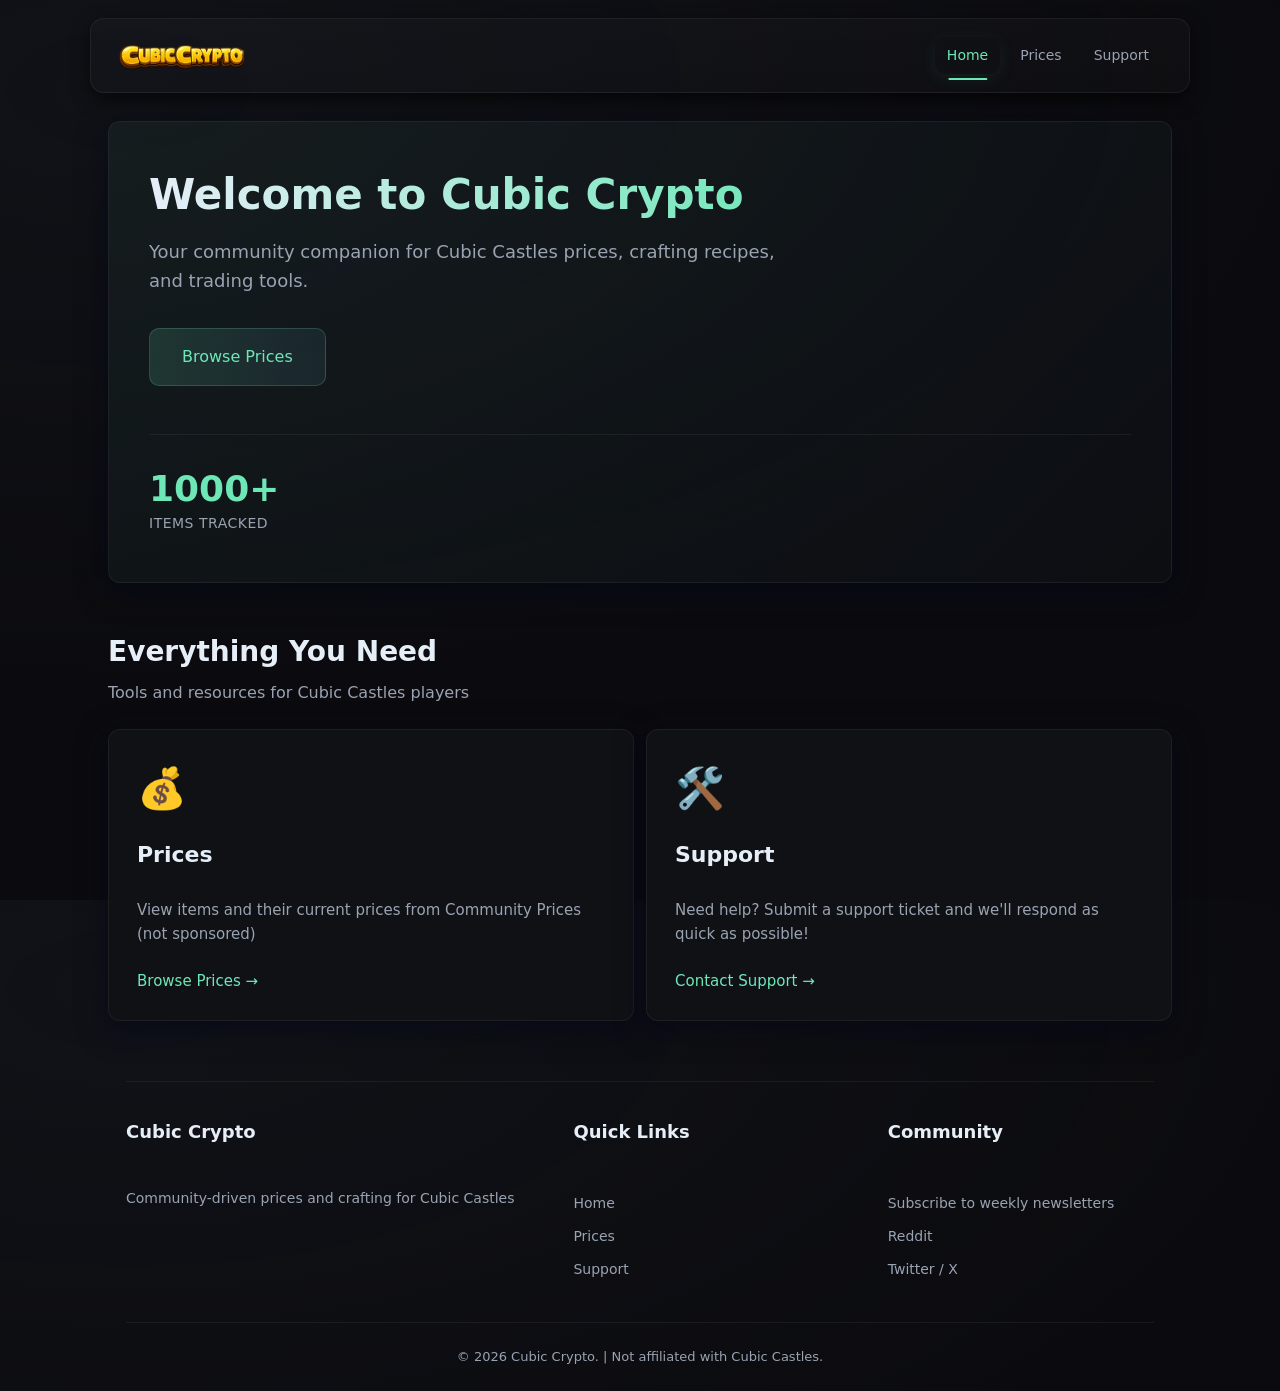
<file: index.html>
<!DOCTYPE html>
<html lang="en">
<head>
  <meta charset="utf-8"/>
  <meta name="viewport" content="width=device-width,initial-scale=1"/>
  <title>Cubic Crypto - Community Prices & Crafting</title>
  <link rel="icon" href="assets/favicon.png" type="image/png">
  <link rel="stylesheet" href="styles.css"/>
  <script defer src="script.js"></script>
</head>
<body>
  <header class="site-header">
    <a href="#" class="brand"><img src="Cubic_Crypto.png" alt="Cubic Crypto PNG"></a>
    <button class="nav-toggle" aria-label="Toggle navigation" aria-expanded="false">
    </button>
    <nav class="nav">
      <a href="index.html" class="active">Home</a>
      <a href="prices.html">Prices</a>
      <a href="contact-support.html">Support</a>
    </nav>
  </header>

  <main class="container">
    <!-- Hero Section -->
    <section class="hero card">
      <div class="hero-content">
        <h1>Welcome to Cubic Crypto</h1>
        <p class="hero-subtitle">Your community companion for Cubic Castles prices, crafting recipes, and trading tools.</p>
        <div class="hero-actions">
          <a href="prices.html" class="btn-primary btn-large">Browse Prices</a>
          <!-- <a href="craft.html" class="btn-primary btn-large">View Recipes</a> --> <!-- Crafting - Coming Soon -->
        </div>
      </div>
      <div class="hero-stats">
        <div class="stat-item">
          <span class="stat-number">1000+</span>
          <span class="stat-label">Items Tracked</span>
        </div>
        <!--
        <div class="stat-item">
          <span class="stat-number">500+</span>
          <span class="stat-label">Crafting Recipes</span>
        </div>
      --> <!-- Crafting - Coming Soon -->
      </div>
    </section>

    <!-- Section Title -->
    <div class="section-header">
      <h2>Everything You Need</h2>
      <p class="section-subtitle">Tools and resources for Cubic Castles players</p>
    </div>

    <!-- Features Grid -->
    <section class="grid features-grid">
      <article class="card feature-card">
        <div class="feature-icon">💰</div>
        <h2>Prices</h2>
        <p>View items and their current prices from Community Prices (not sponsored)</p>
        <a href="prices.html" class="card-link">Browse Prices →</a>
      </article>
      <!--
      <article class="card feature-card">
        <div class="feature-icon">🔨</div>
        <h2>Crafting</h2>
        <p>Complete database of crafting recipes with materials, tools required, and step-by-step instructions.</p>
        <a href="craft.html" class="card-link">View Recipes →</a>
      </article>
    --> <!-- Crafting - Coming Soon-->
      <article class="card feature-card">
        <div class="feature-icon">🛠️</div>
        <h2>Support</h2>
        <p>Need help? Submit a support ticket and we'll respond as quick as possible!</p>
        <a href="contact-support.html" class="card-link">Contact Support →</a>
      </article>
    </section>
  <footer class="site-footer">
    <div class="footer-content">
      <div class="footer-section">
        <h4>Cubic Crypto</h4>
        <br>
        <p>Community-driven prices and crafting for Cubic Castles</p>
      </div>
        <div class="footer-section">
            <h4>Quick Links</h4>
            <br>
            <a href="index.html">Home</a>
            <a href="prices.html">Prices</a>
            <a href="contact-support.html">Support</a>
        </div>
      <div class="footer-section">
        <h4>Community</h4>
        <br>
        <a href="/newsletter.html">Subscribe to weekly newsletters</a>
        <a href="https://www.reddit.com/r/CubicCrypto/">Reddit</a>
        <a href="https://twitter.com/CCrypto88377">Twitter / X</a>
      </div>
    </div>
    <div class="footer-bottom">
      <span>&copy; 2026 Cubic Crypto. | Not affiliated with Cubic Castles.</span>
    </div>
  </footer>
</body>
</html>
</file>
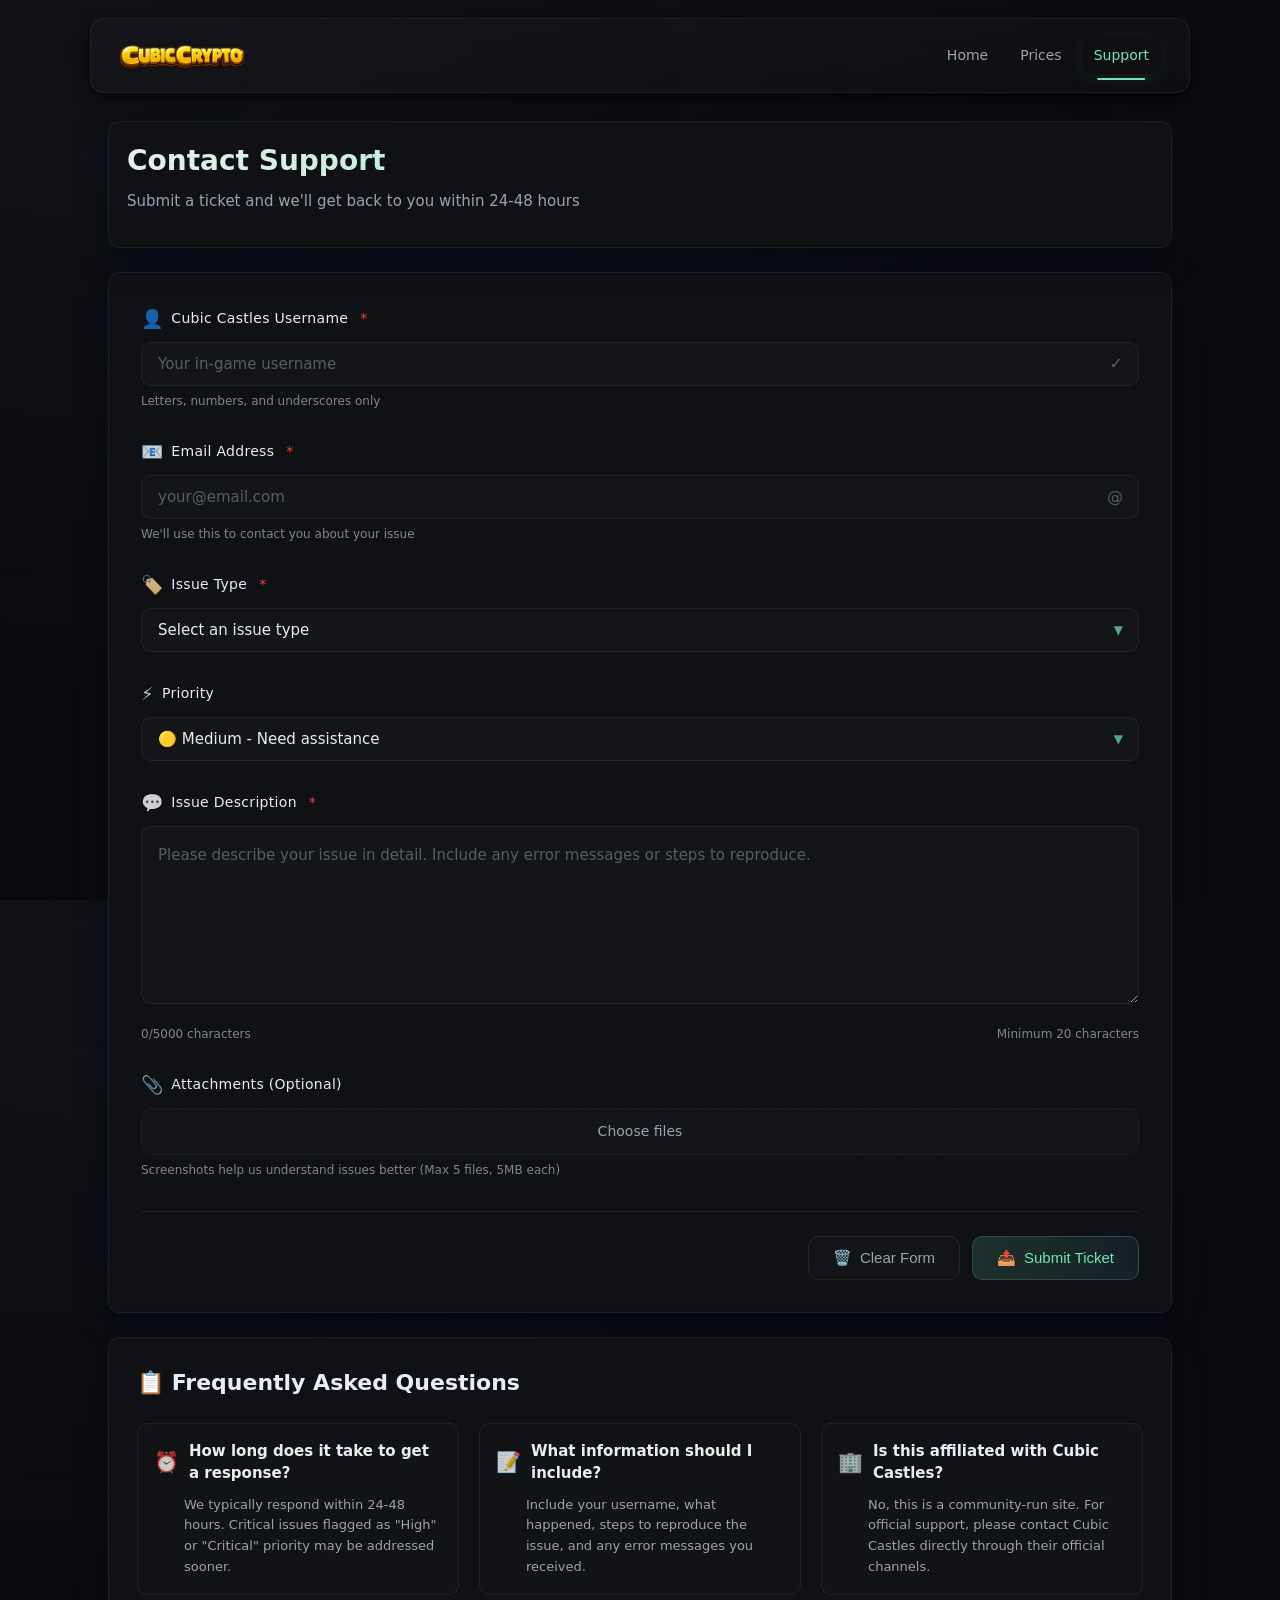
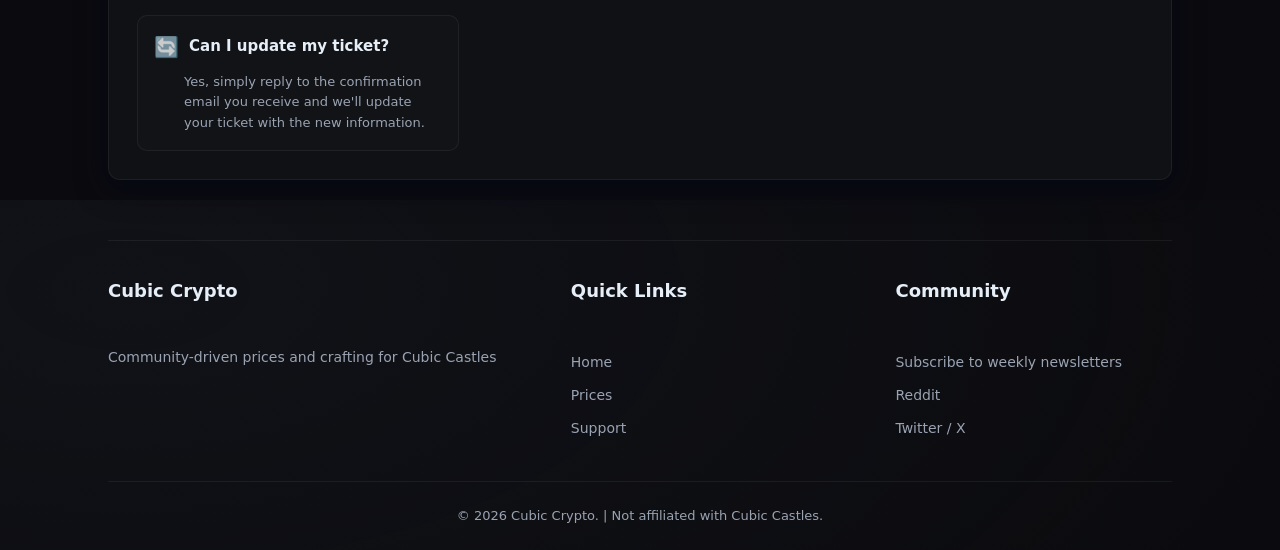
<file: contact-support.html>
<!DOCTYPE html>
<html lang="en">
<head>
  <meta charset="utf-8"/>
  <meta name="viewport" content="width=device-width,initial-scale=1"/>
  <title>Support — Cubic Crypto</title>
  <link rel="icon" href="assets/favicon.png" type="image/png">
  <link rel="stylesheet" href="styles.css"/>
  <script defer src="script.js"></script>
</head>
<body>
  <header class="site-header">
    <a href="index.html" class="brand"><img src="Cubic_Crypto.png" alt="Cubic Crypto PNG"></a>
    <button class="nav-toggle" aria-label="Toggle navigation" aria-expanded="false">
    </button>
    <nav class="nav">
      <a href="index.html">Home</a>
      <a href="prices.html">Prices</a>
      <a href="contact-support.html" class="active">Support</a>
    </nav>
  </header>

  <main class="container">
    <!-- Page Header -->
    <section class="card page-header">
      <h1>Contact Support</h1>
      <p class="header-subtitle">Submit a ticket and we'll get back to you within 24-48 hours</p>
    </section>

    <!-- Support Form -->
    <section class="card support-card">
      <div id="form-status"></div>
      
      <form id="support-form" class="support-form">
        <!-- Username Field -->
        <div class="form-group">
          <label for="username">
            <span class="label-icon">👤</span>
            Cubic Castles Username 
            <span class="required">*</span>
          </label>
          <div class="input-wrapper">
            <input 
              type="text" 
              id="username" 
              name="username" 
              placeholder="Your in-game username"
              required 
              minlength="3" 
              maxlength="20"
              pattern="[A-Za-z0-9_]+"
              autocomplete="off"
            >
            <span class="input-icon">✓</span>
          </div>
          <small class="form-hint">Letters, numbers, and underscores only</small>
        </div>

        <!-- Email Field -->
        <div class="form-group">
          <label for="email">
            <span class="label-icon">📧</span>
            Email Address 
            <span class="required">*</span>
          </label>
          <div class="input-wrapper">
            <input 
              type="email" 
              id="email" 
              name="email" 
              placeholder="your@email.com"
              required
              autocomplete="off"
            >
            <span class="input-icon">@</span>
          </div>
          <small class="form-hint">We'll use this to contact you about your issue</small>
        </div>

        <!-- Issue Type - Custom Dropdown -->
        <div class="form-group">
          <label for="issue-type">
            <span class="label-icon">🏷️</span>
            Issue Type 
            <span class="required">*</span>
          </label>
          <div class="custom-select-wrapper">
            <select id="issue-type" name="issue-type" required>
              <option value="" disabled selected>Select an issue type</option>
              <option value="bug">🐛 Bug Report</option>
              <option value="prices">💰 Price Issue</option>
              <option value="crafting">🔨 Crafting Recipe Issue</option>
              <option value="account">🔐 Account Issue</option>
              <option value="suggestion">💡 Suggestion</option>
              <option value="other">📦 Other</option>
            </select>
            <span class="select-arrow">▼</span>
          </div>
        </div>

        <!-- Priority - Custom Dropdown -->
        <div class="form-group">
          <label for="priority">
            <span class="label-icon">⚡</span>
            Priority
          </label>
          <div class="custom-select-wrapper">
            <select id="priority" name="priority">
              <option value="low">🟢 Low - General question</option>
              <option value="medium" selected>🟡 Medium - Need assistance</option>
              <option value="high">🟠 High - Urgent issue</option>
              <option value="critical">🔴 Critical - Cannot play</option>
            </select>
            <span class="select-arrow">▼</span>
          </div>
        </div>

        <!-- Message Field -->
        <div class="form-group">
          <label for="message">
            <span class="label-icon">💬</span>
            Issue Description 
            <span class="required">*</span>
          </label>
          <div class="textarea-wrapper">
            <textarea 
              id="message" 
              name="message" 
              placeholder="Please describe your issue in detail. Include any error messages or steps to reproduce."
              required 
              minlength="20" 
              maxlength="5000"
              rows="6"
            ></textarea>
          </div>
          <div class="textarea-footer">
            <small class="form-hint">
              <span id="char-count">0</span>/5000 characters
            </small>
            <small class="form-hint min-chars" id="min-chars-warning">
              Minimum 20 characters
            </small>
          </div>
        </div>

        <!-- Attachments (Optional) -->
        <div class="form-group">
          <label for="attachments">
            <span class="label-icon">📎</span>
            Attachments (Optional)
          </label>
          <div class="file-input-wrapper">
            <input 
              type="file" 
              id="attachments" 
              name="attachments" 
              accept="image/png,image/jpeg,image/jpg,image/gif"
              multiple
            >
            <span class="file-input-label">Choose files</span>
          </div>
          <small class="form-hint">Screenshots help us understand issues better (Max 5 files, 5MB each)</small>
        </div>

        <!-- Form Actions -->
        <div class="form-actions">
          <button type="button" class="btn-secondary" id="clear-form">
            <span>🗑️</span> Clear Form
          </button>
          <button type="submit" class="btn-primary" id="submit-ticket">
            <span>📤</span> Submit Ticket
          </button>
        </div>
      </form>

      <!-- Success Message -->
      <div id="success-message" class="success-message" style="display:none;">
        <div class="success-icon">✅</div>
        <h3>Ticket Submitted Successfully!</h3>
        <p>Thank you for contacting us. We've received your ticket and will respond within 24-48 hours.</p>
        <div class="ticket-info">
          <span class="ticket-label">Ticket ID:</span>
          <span id="ticket-id" class="ticket-value">CH-20250115-ABC123</span>
        </div>
        <button class="btn-primary" id="submit-another">
          <span>📝</span> Submit Another Ticket
        </button>
      </div>
    </section>

    <!-- FAQ Section -->
    <section class="card faq-section">
      <h2>📋 Frequently Asked Questions</h2>
      <div class="faq-grid">
        <div class="faq-item">
          <div class="faq-question">
            <span class="faq-icon">⏰</span>
            How long does it take to get a response?
          </div>
          <div class="faq-answer">
            We typically respond within 24-48 hours. Critical issues flagged as "High" or "Critical" priority may be addressed sooner.
          </div>
        </div>
        <div class="faq-item">
          <div class="faq-question">
            <span class="faq-icon">📝</span>
            What information should I include?
          </div>
          <div class="faq-answer">
            Include your username, what happened, steps to reproduce the issue, and any error messages you received.
          </div>
        </div>
        <div class="faq-item">
          <div class="faq-question">
            <span class="faq-icon">🏢</span>
            Is this affiliated with Cubic Castles?
          </div>
          <div class="faq-answer">
            No, this is a community-run site. For official support, please contact Cubic Castles directly through their official channels.
          </div>
        </div>
        <div class="faq-item">
          <div class="faq-question">
            <span class="faq-icon">🔄</span>
            Can I update my ticket?
          </div>
          <div class="faq-answer">
            Yes, simply reply to the confirmation email you receive and we'll update your ticket with the new information.
          </div>
        </div>
      </div>
    </section>
  </main>

  <footer class="site-footer">
    <div class="footer-content">
      <div class="footer-section">
        <h4>Cubic Crypto</h4>
        <br>
        <p>Community-driven prices and crafting for Cubic Castles</p>
      </div>
        <div class="footer-section">
            <h4>Quick Links</h4>
            <br>
            <a href="index.html">Home</a>
            <a href="prices.html">Prices</a>
            <a href="contact-support.html">Support</a>
        </div>
      <div class="footer-section">
        <h4>Community</h4>
        <br>
        <a href="/newsletter.html">Subscribe to weekly newsletters</a>
        <a href="https://www.reddit.com/r/CubicCrypto/">Reddit</a>
        <a href="https://twitter.com/CCrypto88377">Twitter / X</a>
      </div>
    </div>
    <div class="footer-bottom">
      <span>&copy; 2026 Cubic Crypto. | Not affiliated with Cubic Castles.</span>
    </div>
  </footer>
</body>
</html>
</file>
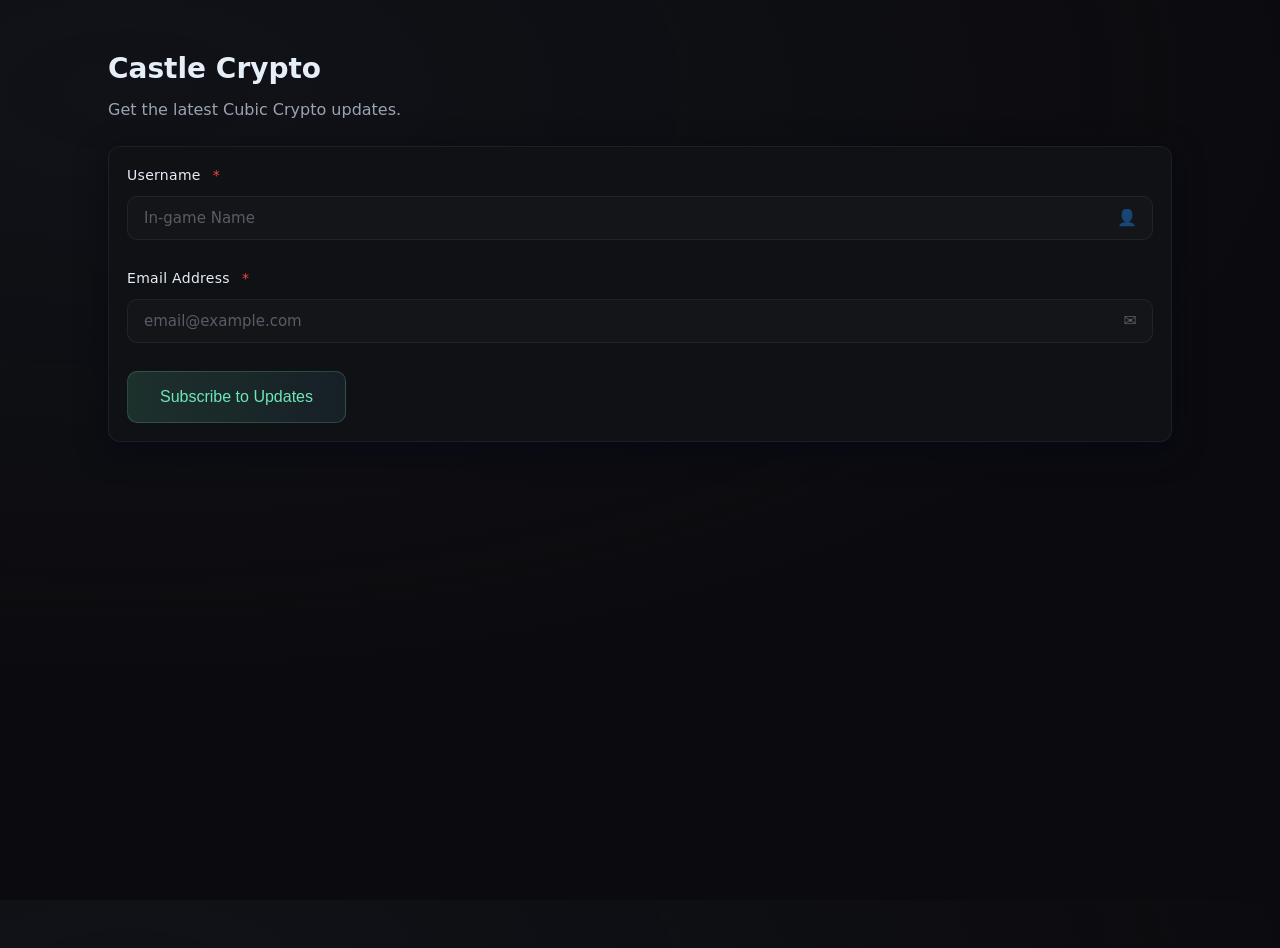
<file: newsletter.html>
<!DOCTYPE html>
<html lang="en">
<head>
    <meta charset="UTF-8">
    <meta name="viewport" content="width=device-width, initial-scale=1.0">
    <title>Castle Gazette - Cubic Castles</title>
    <link rel="stylesheet" href="styles.css">
    <base target="_top">
</head>
<body>
    <div class="container">
        <header class="section-header">
            <h2>Castle Crypto</h2>
            <p class="section-subtitle">Get the latest Cubic Crypto updates.</p>
        </header>

        <div class="card">
            <form id="subscribeForm">
                <div class="form-group">
                    <label>Username <span class="required">*</span></label>
                    <div class="input-wrapper">
                        <input type="text" id="username" placeholder="In-game Name" required>
                        <span class="input-icon">👤</span>
                    </div>
                </div>
                <div class="form-group">
                    <label>Email Address <span class="required">*</span></label>
                    <div class="input-wrapper">
                        <input type="email" id="email" placeholder="email@example.com" required>
                        <span class="input-icon">✉️</span>
                    </div>
                </div>
                <div id="formError" class="error-message" style="display: none;"></div>
                <button type="submit" id="submitBtn" class="btn-primary btn-large">Subscribe to Updates</button>
            </form>

            <div id="verificationSection" class="verification-section" style="display: none;">
                <h3>Verify Your Email</h3>
                <p class="section-subtitle">Check your inbox for a 6-digit code.</p>
                <div class="form-group" style="margin-top: 20px;">
                    <div class="input-wrapper">
                        <input type="text" id="verifyCode" maxlength="6" placeholder="000000" style="text-align: center; letter-spacing: 4px; font-weight: bold;">
                    </div>
                </div>
                <div id="verifyError" class="error-message" style="display: none;"></div>
                <div style="display: flex; gap: 10px; margin-top: 20px;">
                    <button id="verifyBtn" class="btn-primary" style="flex: 2;">Confirm Code</button>
                    <button id="resendBtn" class="btn-secondary" style="flex: 1;">Resend</button>
                </div>
            </div>

            <div id="successMessage" class="success-message" style="display: none;">
                <div class="success-icon">🏰</div>
                <h3>Welcome to the Realm!</h3>
                <p>You are now officially subscribed.</p>
                <a href="/" class="btn-secondary">Return Home</a>
            </div>
        </div>
    </div>

    <script>
        const SCRIPT_URL = 'https://script.google.com/macros/s/AKfycbx4Rus4Ao7En5BIhDp7WwHZp3K-UPwGnlQrXdZdzAMT57cWsy5gffbb88UBzH28nWhdQQ/exec';
        let currentUserEmail = '';
        let cooldownActive = false;

        document.getElementById('subscribeForm').addEventListener('submit', async (e) => {
            e.preventDefault();
            const username = document.getElementById('username').value;
            const email = document.getElementById('email').value;
            currentUserEmail = email;

            setLoading('submitBtn', true);
            hideError('formError');

            try {
                const response = await fetch(SCRIPT_URL, { method: 'POST', body: JSON.stringify({ action: 'subscribe', username, email }) });
                const result = await response.json();
                if (result.status === 'exists') { showError('formError', result.message); }
                else { document.getElementById('subscribeForm').style.display = 'none'; document.getElementById('verificationSection').style.display = 'block'; }
            } catch (err) { showError('formError', 'Server connection failed.'); }
            finally { setLoading('submitBtn', false); }
        });

        document.getElementById('verifyBtn').addEventListener('click', async () => {
            const code = document.getElementById('verifyCode').value;
            setLoading('verifyBtn', true);
            hideError('verifyError');

            try {
                const response = await fetch(SCRIPT_URL, { method: 'POST', body: JSON.stringify({ action: 'verify', email: currentUserEmail, code }) });
                const result = await response.json();
                if (result.status === 'success') { document.getElementById('verificationSection').style.display = 'none'; document.getElementById('successMessage').style.display = 'block'; }
                else { showError('verifyError', result.message); }
            } catch (err) { showError('verifyError', 'Verification failed.'); }
            finally { setLoading('verifyBtn', false); }
        });

        document.getElementById('resendBtn').addEventListener('click', async () => {
            if (cooldownActive) return;
            setLoading('resendBtn', true);
            
            try {
                const response = await fetch(SCRIPT_URL, { method: 'POST', body: JSON.stringify({ action: 'resend', email: currentUserEmail }) });
                startCooldown(60);
            } catch (err) { showError('verifyError', 'Failed to resend.'); setLoading('resendBtn', false); }
        });

        function startCooldown(seconds) {
            cooldownActive = true;
            const btn = document.getElementById('resendBtn');
            let timeLeft = seconds;
            const interval = setInterval(() => {
                btn.innerText = `${timeLeft--}s`;
                if (timeLeft < 0) { clearInterval(interval); btn.innerText = 'Resend'; btn.disabled = false; cooldownActive = false; }
            }, 1000);
            btn.disabled = true;
        }

        function setLoading(id, isLoading) {
            const btn = document.getElementById(id);
            btn.disabled = isLoading;
            if (!cooldownActive) btn.innerText = isLoading ? '...' : (id === 'resendBtn' ? 'Resend' : btn.innerText);
        }

        function showError(id, msg) { const el = document.getElementById(id); el.innerText = msg; el.style.display = 'flex'; el.style.color = "var(--danger)"; }
        function hideError(id) { document.getElementById(id).style.display = 'none'; }
    </script>
</body>
</html>
</file>
<file: styles.css>
:root{
  --bg: #0b0b0f;
  --card: #0f1115;
  --muted: #9aa3b2;
  --text: #e6eef8;
  --accent: #6ee7b7;
  --accent-2: linear-gradient(90deg,#6ee7b7,#7bd3ff);
  --border: rgba(255,255,255,0.06);
  --radius: 12px;
  --shadow: 0 6px 18px rgba(0,0,0,0.6);
  --glass: linear-gradient(180deg, rgba(255,255,255,0.02), rgba(255,255,255,0.01));
  --success: #10b981;
  --warning: #f59e0b;
  --danger: #ef4444;
}

/* Base Styles */
*{box-sizing:border-box}
html,body{height:100%}
body{
  margin:0;
  font-family: Inter, ui-sans-serif, system-ui, -apple-system, "Segoe UI", Roboto, "Helvetica Neue", Arial;
  background: radial-gradient(1200px 600px at 10% 10%, rgba(34,40,49,0.25), transparent), var(--bg);
  color:var(--text);
  -webkit-font-smoothing:antialiased;
  -moz-osx-font-smoothing:grayscale;
  line-height:1.5;
}

/* Container */
.container{
  max-width:1100px;
  margin:28px auto;
  padding:0 18px;
}

/* Header */
.site-header{
  display:flex;
  align-items:center;
  justify-content:space-between;
  gap:16px;
  padding:18px 28px;
  margin:18px auto 0;
  max-width:1100px;
  border-radius:14px;
  background: linear-gradient(180deg, rgba(255,255,255,0.02), rgba(255,255,255,0.01));
  box-shadow: var(--shadow);
  border:1px solid var(--border);
}
.brand{
  font-weight:700;
  font-size:18px;
  letter-spacing:0.4px;
  color:var(--text);
  text-decoration: none;
}
.brand img{
  height:24px;
  width:auto;
  vertical-align:middle;
}
.nav{
  display:flex;
  gap:8px;
}
.nav a{
  color:var(--muted);
  text-decoration:none;
  padding:8px 12px;
  border-radius:10px;
  transition: all .18s ease;
  font-size:14px;
  position:relative;
  overflow:visible;
}
.nav a:hover{ color:var(--text); background: rgba(255,255,255,0.02); }
.nav a.active{ color:var(--accent); box-shadow: 0 4px 18px rgba(110,231,183,0.08); }
.nav a::after{ 
  content: ''; 
  position:absolute; 
  left:50%; 
  bottom:-6px; 
  transform:translateX(-50%) scaleX(0); 
  width:60%; 
  height:2px; 
  background:var(--accent); 
  border-radius:2px; 
  transition: transform .18s ease; 
  transform-origin:center; 
  opacity:0.95; 
}
.nav a:hover::after, .nav a.active::after{ transform:translateX(-50%) scaleX(1); opacity:1; }

/* Nav Toggle (Hamburger) */
.nav-toggle{ 
  display:none; 
  background:transparent; 
  border:none; 
  padding:6px; 
  width:40px; 
  height:36px; 
  border-radius:8px; 
  cursor:pointer; 
  align-items:center; 
  justify-content:center; 
  flex-direction:column; 
}
.nav-toggle .bar{ 
  display:block; 
  width:18px; 
  height:2px; 
  background:var(--muted); 
  margin:3px 0; 
  border-radius:2px; 
  transition: transform .2s ease, opacity .2s ease; 
}
.nav-toggle.open .bar:nth-child(1){ transform: translateY(6px) rotate(45deg); }
.nav-toggle.open .bar:nth-child(2){ opacity:0; transform: scaleX(0); }
.nav-toggle.open .bar:nth-child(3){ transform: translateY(-6px) rotate(-45deg); }

/* Card */
.card{
  background: var(--card);
  border-radius: var(--radius);
  padding:18px;
  border:1px solid var(--border);
  box-shadow: 0 8px 30px rgba(2,6,23,0.6);
}

/* Section Header */
.section-header {
  margin: 48px 0 24px 0;
}
.section-header h2 {
  margin: 0 0 8px 0;
  font-size: 28px;
  color: var(--text);
}
.section-header .section-subtitle {
  color: var(--muted);
  font-size: 16px;
  margin: 0;
}

/* Hero Section */
.hero {
  padding: 48px 40px !important;
  margin-bottom: 20px;
  background: linear-gradient(135deg, rgba(110,231,183,0.05), rgba(123,211,255,0.02));
}
.hero-content {
  max-width: 650px;
}
.hero-content h1 {
  font-size: 42px;
  margin: 0 0 16px 0;
  line-height: 1.2;
  background: linear-gradient(90deg, var(--text), var(--accent));
  -webkit-background-clip: text;
  -webkit-text-fill-color: transparent;
  background-clip: text;
}
.hero-subtitle {
  font-size: 18px;
  color: var(--muted);
  margin-bottom: 32px;
  line-height: 1.6;
}
.hero-actions {
  display: flex;
  gap: 16px;
  flex-wrap: wrap;
}
.hero-stats {
  display: flex;
  gap: 48px;
  margin-top: 48px;
  padding-top: 36px;
  border-top: 1px solid var(--border);
}
.stat-item {
  display: flex;
  flex-direction: column;
  gap: 6px;
}
.stat-number {
  font-size: 36px;
  font-weight: 700;
  color: var(--accent);
  line-height: 1;
}
.stat-label {
  font-size: 14px;
  color: var(--muted);
  text-transform: uppercase;
  letter-spacing: 0.5px;
}

/* Buttons */
.btn-primary, .btn-secondary{
  padding:10px 20px;
  border-radius:10px;
  border:1px solid var(--border);
  cursor:pointer;
  font-weight:500;
  background:transparent;
  color:var(--text);
  text-decoration: none;
  font-size: 14px;
  transition: all .15s ease;
  display: inline-block;
}
.btn-primary{
  background: linear-gradient(90deg, rgba(110,231,183,0.12), rgba(123,211,255,0.06));
  color:var(--accent);
  border:1px solid rgba(110,231,183,0.18);
}
.btn-secondary{ 
  color:var(--muted);
  background: rgba(255,255,255,0.02);
}
.btn-primary:hover, .btn-secondary:hover{ 
  transform: translateY(-2px); 
  border-color: rgba(110,231,183,0.3);
}
.btn-large {
  padding: 16px 32px !important;
  font-size: 16px !important;
}

/* Features Grid */
.grid {
  display: grid;
  gap: 12px;
}
.features-grid {
  grid-template-columns: repeat(auto-fit, minmax(260px, 1fr));
  margin-top: 10px;
}
.feature-card {
  padding: 28px !important;
  display: flex;
  flex-direction: column;
  transition: transform 0.2s ease, box-shadow 0.2s ease;
}
.feature-card:hover {
  transform: translateY(-4px);
  box-shadow: 0 12px 40px rgba(0,0,0,0.4);
}
.feature-icon {
  font-size: 40px;
  margin-bottom: 20px;
}
.feature-card h2 {
  margin: 0 0 12px 0;
  font-size: 22px;
  color: var(--text);
}
.feature-card p {
  color: var(--muted);
  font-size: 15px;
  line-height: 1.6;
  margin-bottom: 24px;
  flex: 1;
}
.card-link {
  color: var(--accent);
  text-decoration: none;
  font-size: 15px;
  font-weight: 500;
  display: inline-block;
  margin-top: auto;
  transition: transform 0.15s ease;
}
.card-link:hover {
  transform: translateX(4px);
}
.coming-soon {
  display: inline-block;
  padding: 6px 14px;
  background: rgba(245, 158, 11, 0.1);
  color: var(--warning);
  border-radius: 6px;
  font-size: 12px;
  text-transform: uppercase;
  letter-spacing: 0.5px;
  margin-top: auto;
  align-self: flex-start;
  border: 1px solid rgba(245, 158, 11, 0.2);
}

/* Quick Actions Grid */
.quick-actions-grid {
  grid-template-columns: repeat(auto-fit, minmax(280px, 1fr));
}
.quick-action {
  padding: 28px !important;
  transition: transform 0.2s ease;
}
.quick-action:hover {
  transform: translateY(-2px);
}
.quick-action h3 {
  margin: 0 0 12px 0;
  font-size: 20px;
  color: var(--text);
}
.quick-action p {
  color: var(--muted);
  font-size: 15px;
  margin-bottom: 24px;
  line-height: 1.6;
}
.quick-action .btn-secondary {
  display: inline-block;
}

/* Footer */
.site-footer {
  max-width:1100px;
  margin:60px auto 28px;
  padding:0 18px;
}
.footer-content {
  display: grid;
  grid-template-columns: 1.5fr 1fr 1fr;
  gap: 48px;
  padding: 36px 0;
  border-top: 1px solid var(--border);
  border-bottom: 1px solid var(--border);
}
.footer-section h4 {
  color: var(--text);
  margin: 0 0 18px 0;
  font-size: 18px;
}
.footer-section p {
  color: var(--muted);
  font-size: 14px;
  line-height: 1.6;
  margin: 0;
}
.footer-section a {
  display: block;
  color: var(--muted);
  text-decoration: none;
  font-size: 14px;
  padding: 6px 0;
  transition: color 0.15s ease;
}
.footer-section a:hover {
  color: var(--accent);
}
.footer-bottom {
  text-align: center;
  padding: 24px 0;
  color: var(--muted);
  font-size: 13px;
}

/* Page Header (for other pages) */
.page-header{
  margin-bottom: 24px;
}
.page-header h1{
  margin:0 0 8px 0;
  font-size:28px;
}
.header-subtitle{
  color: var(--muted);
  margin: 0 0 16px 0;
  font-size: 15px;
}

/* Search */
.search-wrapper{ position:relative; margin:12px 0 16px 0; }
.search-bar{
  width:100%;
  padding:12px 44px 12px 14px;
  border-radius:10px;
  border:1px solid var(--border);
  background: rgba(255,255,255,0.01);
  color:var(--text);
  font-size:15px;
  box-shadow: inset 0 2px 6px rgba(0,0,0,0.4);
}
.search-bar:focus{ outline:none; border-color: rgba(110,231,183,0.9); }
.search-bar::placeholder{ color: var(--muted); opacity: 0.6; }
.clear-btn{
  position:absolute;
  right:10px;
  top:50%;
  transform:translateY(-50%);
  background:transparent;
  border:none;
  color:var(--muted);
  font-size:20px;
  cursor:pointer;
  padding:6px;
  border-radius:8px;
}
.clear-btn:hover{ color:var(--accent); }

/* Filter Bar */
.filter-bar{
  display: flex;
  flex-wrap: wrap;
  gap: 16px 24px;
  align-items: flex-end;
}
.filter-group{
  display: flex;
  flex-direction: column;
  gap: 6px;
  min-width: 140px;
}
.filter-group label{
  color: var(--muted);
  font-size: 12px;
  text-transform: uppercase;
  letter-spacing: 0.5px;
}
.select{
  padding:8px 10px;
  border-radius:8px;
  background: rgba(255,255,255,0.02);
  color:var(--text);
  border:1px solid var(--border);
  font-size: 14px;
  cursor: pointer;
}
.select:focus{ outline:none; border-color: var(--accent); }
.select option{ background: var(--card); color: var(--text); }

/* Stats Bar */
.stats-bar{
  display: flex;
  align-items: center;
  gap: 8px;
  padding: 12px 0;
  color: var(--muted);
  font-size: 13px;
  border-bottom: 1px solid var(--border);
  margin-bottom: 16px;
}
.stats-divider{ opacity: 0.3; }

/* Compact Price Cards */
#price-grid {
  grid-template-columns: repeat(auto-fill, minmax(180px, 1fr));
  gap: 10px;
}

.item-card{
  display:flex;
  flex-direction:column;
  justify-content:space-between;
  padding:12px !important;
  cursor:pointer;
  transition: transform .12s ease, box-shadow .12s ease, border-color .12s ease;
  border:1px solid transparent;
  background: var(--card);
  border-radius: var(--radius);
  border: 1px solid var(--border);
}
.item-card:hover{ 
  transform: translateY(-4px); 
  box-shadow: 0 10px 30px rgba(0,0,0,0.6); 
  border-color: rgba(110,231,183,0.2);
}
.item-name{ 
  font-weight:600; 
  color:var(--text); 
  margin-bottom:6px;
  font-size: 14px;
}
.item-price{ 
  color:var(--accent); 
  font-size:13px;
  font-weight: 500;
  margin-bottom: 6px;
}
.item-category-badge{
  display: inline-block;
  padding: 2px 8px;
  background: rgba(110,231,183,0.1);
  border-radius: 4px;
  font-size: 10px;
  color: var(--accent);
  margin-top: 4px;
}
.item-status-indicator{
  display: flex;
  align-items: center;
  gap: 4px;
  margin-top: 4px;
  font-size: 12px;
}
.item-status-indicator img{
  width: 14px;
  height: 14px;
}
.item-status-indicator span{
  font-size: 11px;
  text-transform: capitalize;
}

/* Recipe Card */
.recipe-grid {
  grid-template-columns: repeat(auto-fill, minmax(180px, 1fr));
}
.recipe-card{
  padding: 12px;
  cursor: pointer;
  text-decoration: none;
  color: var(--text);
  transition: all .15s ease;
}
.recipe-card:hover{
  transform: translateY(-2px);
  border-color: rgba(110,231,183,0.2);
}
.recipe-name{
  font-weight: 500;
  font-size: 14px;
  margin-bottom: 4px;
}
.recipe-category{
  font-size: 11px;
  color: var(--muted);
}

/* No Results */
.no-results{ 
  color:var(--muted); 
  padding:48px 0; 
  text-align:center;
}

/* Pagination */
.pagination{
  display:flex;
  justify-content:center;
  align-items: center;
  gap:16px;
  margin-top:28px;
}
#page-info{
  color: var(--muted);
  font-size: 14px;
}

/* Modal */
#item-modal{
  border:none;
  padding:0;
  background:transparent;
  max-width: 90vw;
  max-height: 90vh;
}
#item-modal::backdrop{ 
  background: rgba(0,0,0,0.8); 
  backdrop-filter: blur(4px);
}
.modal-card{
  width: min(600px, 90vw);
  padding:0;
  border-radius:16px;
  background: linear-gradient(180deg, rgba(20,25,35,0.98), rgba(15,20,30,0.98));
  border:1px solid var(--border);
  position: relative;
  overflow: hidden;
}
.modal-close{
  position: absolute;
  top: 12px;
  right: 12px;
  background: rgba(255,255,255,0.05);
  border: 1px solid var(--border);
  color: var(--muted);
  width: 36px;
  height: 36px;
  border-radius: 8px;
  display: flex;
  align-items: center;
  justify-content: center;
  cursor: pointer;
  font-size: 20px;
  z-index: 10;
}
.modal-close:hover{
  background: rgba(239,68,68,0.1);
  color: var(--danger);
}
.modal-layout{
  display: flex;
  gap: 0;
}
.modal-image-section{
  flex: 0 0 200px;
  background: rgba(0,0,0,0.2);
  padding: 24px;
  display: flex;
  align-items: center;
  justify-content: center;
  border-right: 1px solid var(--border);
}
.item-image img{
  max-width:100%;
  height:auto;
  max-height: 160px;
  border-radius:8px;
  filter: drop-shadow(0 8px 16px rgba(0,0,0,0.4));
}
.modal-info-section{
  flex: 1;
  padding: 24px;
}
.modal-info-section h2{
  margin:0 0 8px 0;
  font-size: 22px;
  color: #ffffff;
}
.modal-price{
  color: var(--accent);
  font-size: 26px;
  font-weight: 600;
  margin-bottom: 16px;
}
.modal-status{
  display: flex;
  align-items: center;
  margin-bottom: 12px;
  padding: 10px;
  background: rgba(255,255,255,0.02);
  border-radius: 8px;
  border: 1px solid var(--border);
}
.status-icon{
  display: block;
  width: 100%;
  height: 24px;
  object-fit: contain;
}
.modal-category{
  margin-bottom: 20px;
  color: var(--muted);
  font-size: 14px;
}
.modal-actions{
  display:flex;
  justify-content: flex-end;
  margin-top: 20px;
}

/* ============================================ */
/* SUPPORT PAGE STYLES */
/* ============================================ */

.page-header {
  position: relative;
  overflow: hidden;
}
.header-icon {
  font-size: 48px;
  margin-bottom: 16px;
  opacity: 0.8;
}
.page-header h1 {
  margin: 0 0 8px 0;
  font-size: 28px;
  background: linear-gradient(90deg, var(--text), var(--accent));
  -webkit-background-clip: text;
  -webkit-text-fill-color: transparent;
  background-clip: text;
}

.support-card {
  padding: 32px;
  margin-bottom: 24px;
}

.support-form {
  max-width: 100%;
}

.form-group {
  margin-bottom: 28px;
}

.form-group label {
  display: flex;
  align-items: center;
  gap: 8px;
  margin-bottom: 10px;
  color: var(--text);
  font-size: 14px;
  font-weight: 500;
  letter-spacing: 0.3px;
}

.label-icon {
  font-size: 18px;
  opacity: 0.8;
}

.required {
  color: var(--danger);
  margin-left: 4px;
}

.input-wrapper {
  position: relative;
  display: flex;
  align-items: center;
}

.input-wrapper input {
  width: 100%;
  padding: 12px 40px 12px 16px;
  border-radius: 10px;
  border: 1px solid var(--border);
  background: rgba(255, 255, 255, 0.02);
  color: var(--text);
  font-size: 15px;
  transition: all 0.2s ease;
  font-family: inherit;
}

.input-wrapper input:focus {
  outline: none;
  border-color: var(--accent);
  background: rgba(110, 231, 183, 0.02);
  box-shadow: 0 0 0 3px rgba(110, 231, 183, 0.05);
}

.input-wrapper input:valid {
  border-color: rgba(16, 185, 129, 0.3);
}

.input-wrapper input:invalid:not(:placeholder-shown) {
  border-color: rgba(239, 68, 68, 0.3);
}

.input-icon {
  position: absolute;
  right: 16px;
  color: var(--muted);
  font-size: 16px;
  pointer-events: none;
  opacity: 0.5;
  transition: opacity 0.2s ease;
}

.input-wrapper input:focus + .input-icon {
  opacity: 1;
  color: var(--accent);
}

.input-wrapper input:valid + .input-icon {
  opacity: 1;
  color: var(--success);
}

.custom-select-wrapper {
  position: relative;
  width: 100%;
}

.custom-select-wrapper select {
  width: 100%;
  padding: 12px 40px 12px 16px;
  border-radius: 10px;
  border: 1px solid var(--border);
  background: rgba(255, 255, 255, 0.02);
  color: var(--text);
  font-size: 15px;
  font-family: inherit;
  cursor: pointer;
  appearance: none;
  -webkit-appearance: none;
  -moz-appearance: none;
  transition: all 0.2s ease;
}

.custom-select-wrapper select:hover {
  background: rgba(255, 255, 255, 0.04);
  border-color: rgba(110, 231, 183, 0.2);
}

.custom-select-wrapper select:focus {
  outline: none;
  border-color: var(--accent);
  background: rgba(110, 231, 183, 0.02);
  box-shadow: 0 0 0 3px rgba(110, 231, 183, 0.05);
}

.custom-select-wrapper select option {
  background: var(--card);
  color: var(--text);
  padding: 12px;
  font-size: 14px;
}

.select-arrow {
  position: absolute;
  right: 16px;
  top: 50%;
  transform: translateY(-50%);
  color: var(--accent);
  font-size: 12px;
  pointer-events: none;
  opacity: 0.7;
  transition: all 0.2s ease;
}

.custom-select-wrapper select:focus + .select-arrow {
  opacity: 1;
  transform: translateY(-50%) rotate(180deg);
}

.textarea-wrapper textarea {
  width: 100%;
  padding: 16px;
  border-radius: 10px;
  border: 1px solid var(--border);
  background: rgba(255, 255, 255, 0.02);
  color: var(--text);
  font-size: 15px;
  font-family: inherit;
  resize: vertical;
  min-height: 120px;
  transition: all 0.2s ease;
  line-height: 1.6;
}

.textarea-wrapper textarea:focus {
  outline: none;
  border-color: var(--accent);
  background: rgba(110, 231, 183, 0.02);
  box-shadow: 0 0 0 3px rgba(110, 231, 183, 0.05);
}

.textarea-footer {
  display: flex;
  justify-content: space-between;
  align-items: center;
  margin-top: 8px;
}

.min-chars {
  color: var(--warning);
}

/* File Input Styling */
.file-input-wrapper {
  position: relative;
  display: inline-block;
  width: 100%;
}

.file-input-wrapper input[type="file"] {
  position: absolute;
  opacity: 0;
  width: 100%;
  height: 100%;
  cursor: pointer;
}

.file-input-label {
  display: inline-block;
  padding: 12px 20px;
  background: rgba(255, 255, 255, 0.02);
  border: 1px dashed var(--border);
  border-radius: 10px;
  color: var(--muted);
  font-size: 14px;
  cursor: pointer;
  transition: all 0.2s ease;
  text-align: center;
  width: 100%;
}

.file-input-wrapper:hover .file-input-label {
  border-color: var(--accent);
  color: var(--accent);
  background: rgba(110, 231, 183, 0.02);
}

.form-hint {
  display: block;
  margin-top: 6px;
  color: var(--muted);
  font-size: 12px;
  opacity: 0.8;
}

.form-actions {
  display: flex;
  gap: 12px;
  justify-content: flex-end;
  margin-top: 32px;
  padding-top: 24px;
  border-top: 1px solid var(--border);
}

.btn-primary, .btn-secondary {
  display: inline-flex;
  align-items: center;
  gap: 8px;
  padding: 12px 24px;
  border-radius: 10px;
  font-size: 15px;
  font-weight: 500;
  cursor: pointer;
  transition: all 0.2s ease;
  border: 1px solid var(--border);
}

.btn-primary {
  background: linear-gradient(90deg, rgba(110, 231, 183, 0.15), rgba(123, 211, 255, 0.08));
  color: var(--accent);
  border: 1px solid rgba(110, 231, 183, 0.2);
}

.btn-primary:hover {
  transform: translateY(-2px);
  box-shadow: 0 8px 20px rgba(110, 231, 183, 0.1);
  border-color: rgba(110, 231, 183, 0.4);
}

.success-message {
  text-align: center;
  padding: 40px 20px;
  background: rgba(16,185,129,0.1);
  border: 1px solid rgba(16,185,129,0.3);
  color: var(--success);
  border-radius: var(--radius);
}

.success-icon {
  font-size: 64px;
  margin-bottom: 20px;
  animation: bounce 0.6s ease;
}

@keyframes bounce {
  0%, 100% { transform: scale(1); }
  50% { transform: scale(1.1); }
}

.success-message h3 {
  color: var(--success);
  font-size: 24px;
  margin: 0 0 12px 0;
}

.success-message p {
  color: var(--muted);
  margin-bottom: 24px;
  font-size: 15px;
}

.ticket-info {
  display: inline-flex;
  align-items: center;
  gap: 12px;
  padding: 12px 20px;
  background: rgba(110, 231, 183, 0.05);
  border: 1px solid rgba(110, 231, 183, 0.15);
  border-radius: 8px;
  margin-bottom: 24px;
}

.ticket-label {
  color: var(--muted);
  font-size: 14px;
}

.ticket-value {
  color: var(--accent);
  font-family: monospace;
  font-size: 16px;
  font-weight: 600;
  letter-spacing: 1px;
}

.error-message {
  background: rgba(239, 68, 68, 0.08);
  border: 1px solid rgba(239, 68, 68, 0.2);
  color: var(--danger);
  padding: 14px 18px;
  border-radius: 10px;
  margin-bottom: 20px;
  font-size: 14px;
  display: flex;
  align-items: center;
  gap: 10px;
}

.error-message::before {
  content: "⚠️";
  font-size: 18px;
}

.faq-section {
  padding: 28px;
  margin-top: 24px;
}

.faq-section h2 {
  display: flex;
  align-items: center;
  gap: 10px;
  margin: 0 0 24px 0;
  font-size: 22px;
  color: var(--text);
}

.faq-grid {
  display: grid;
  grid-template-columns: repeat(auto-fit, minmax(280px, 1fr));
  gap: 20px;
}

.faq-item {
  padding: 16px;
  background: rgba(255, 255, 255, 0.01);
  border-radius: 10px;
  border: 1px solid var(--border);
  transition: all 0.2s ease;
}

.faq-item:hover {
  background: rgba(255, 255, 255, 0.02);
  border-color: rgba(110, 231, 183, 0.1);
}

.faq-question {
  display: flex;
  align-items: center;
  gap: 10px;
  font-weight: 600;
  color: var(--text);
  margin-bottom: 10px;
  font-size: 15px;
}

.faq-icon {
  font-size: 20px;
  opacity: 0.8;
}

.faq-answer {
  color: var(--muted);
  font-size: 13px;
  line-height: 1.6;
  padding-left: 30px;
}

/* Recipe Detail Page */
.recipe-detail-layout {
  display: flex;
  flex-direction: column;
  gap: 16px;
  margin-top: 16px;
}

.materials-grid {
  display: grid;
  grid-template-columns: repeat(auto-fill, minmax(150px, 1fr));
  gap: 12px;
}

.material-item {
  display: flex;
  align-items: center;
  gap: 12px;
  padding: 12px;
  background: rgba(255,255,255,0.02);
  border-radius: 8px;
  border: 1px solid var(--border);
}

.material-image {
  width: 48px;
  height: 48px;
  object-fit: contain;
  border-radius: 6px;
}

.material-info {
  flex: 1;
}

.material-name {
  font-weight: 500;
  color: var(--text);
}

.material-quantity {
  color: var(--accent);
  font-size: 13px;
  margin-top: 2px;
}

.crafting-grid-container {
  display: flex;
  align-items: center;
  gap: 24px;
  flex-wrap: wrap;
}

.crafting-grid {
  display: grid;
  grid-template-columns: repeat(3, 64px);
  gap: 4px;
  background: rgba(0,0,0,0.2);
  padding: 12px;
  border-radius: 8px;
  border: 1px solid var(--border);
}

.craft-slot {
  width: 64px;
  height: 64px;
  background: rgba(255,255,255,0.02);
  border: 1px solid var(--border);
  border-radius: 4px;
  display: flex;
  align-items: center;
  justify-content: center;
}

.craft-slot img {
  width: 48px;
  height: 48px;
  object-fit: contain;
}

.craft-slot.empty {
  background: rgba(0,0,0,0.1);
}

.crafting-arrow {
  font-size: 32px;
  color: var(--accent);
  font-weight: 300;
}

.crafting-result {
  display: flex;
  flex-direction: column;
  align-items: center;
  gap: 8px;
}

.result-image {
  width: 64px;
  height: 64px;
  object-fit: contain;
}

.result-display {
  display: flex;
  align-items: center;
  gap: 20px;
}

.result-image-large {
  width: 96px;
  height: 96px;
  object-fit: contain;
  border-radius: 8px;
}

.result-details {
  flex: 1;
}

.result-name-large {
  font-size: 20px;
  font-weight: 600;
  color: var(--text);
  margin-bottom: 8px;
}

.result-description {
  color: var(--muted);
  font-size: 14px;
}

/* Focus Visible */
*:focus-visible {
  outline: 2px solid var(--accent);
  outline-offset: 2px;
}

::placeholder {
  color: var(--muted);
  opacity: 0.5;
}

::selection {
  background: rgba(110, 231, 183, 0.2);
  color: var(--text);
}

/* Responsive */
@media (max-width:768px){
  .site-header{ 
    margin:12px 12px 0; 
    padding:12px 16px; 
  }
  .nav-toggle{ display: flex; }
  .nav{
    display: none;
    position: absolute;
    top: 70px;
    left: 12px;
    right: 12px;
    background: var(--card);
    border: 1px solid var(--border);
    border-radius: 12px;
    padding: 12px;
    flex-direction: column;
    z-index: 100;
  }
  .nav.active{ display: flex; }
  .nav a{ padding: 12px; text-align: center; }
  .nav a::after{ display: none; }
  
  .hero { padding: 32px 24px !important; }
  .hero-content h1 { font-size: 32px; }
  .hero-stats { gap: 24px; flex-wrap: wrap; }
  .stat-number { font-size: 28px; }
  
  .footer-content { grid-template-columns: 1fr; gap: 32px; }
  .section-header h2 { font-size: 24px; }
  
  .filter-bar{ flex-direction: column; gap: 12px; }
  .filter-group{ width: 100%; }
  
  .modal-layout{ flex-direction: column; }
  .modal-image-section{ border-right: none; border-bottom: 1px solid var(--border); }
  
  #price-grid { grid-template-columns: repeat(auto-fill, minmax(150px, 1fr)); }
  
  .support-card { padding: 20px; }
  .form-actions { flex-direction: column-reverse; }
  .btn-primary, .btn-secondary { width: 100%; justify-content: center; }
  .faq-grid { grid-template-columns: 1fr; }
  .textarea-footer { flex-direction: column; align-items: flex-start; gap: 4px; }
  
  .crafting-grid-container { flex-direction: column; align-items: flex-start; }
  .crafting-arrow { transform: rotate(90deg); }
  .result-display { flex-direction: column; text-align: center; }
}

@media (max-width:480px){
  .container{ padding: 0 12px; }
  .hero { padding: 24px 18px !important; }
  .hero-content h1 { font-size: 28px; }
  .hero-actions { flex-direction: column; }
  .btn-large { width: 100%; text-align: center; }
  
  .grid { grid-template-columns: 1fr; }
  .features-grid, .quick-actions-grid { grid-template-columns: 1fr; }
  
  .modal-card { width: 95vw; }
  .modal-info-section { padding: 18px; }
  .modal-price { font-size: 22px; }
  
  #price-grid { grid-template-columns: 1fr; }
  
  .support-card { padding: 16px; }
  .header-icon { font-size: 36px; }
  .page-header h1 { font-size: 20px; }
  .custom-select-wrapper select { font-size: 14px; }
  .ticket-info { flex-direction: column; gap: 4px; }
}
</file>
